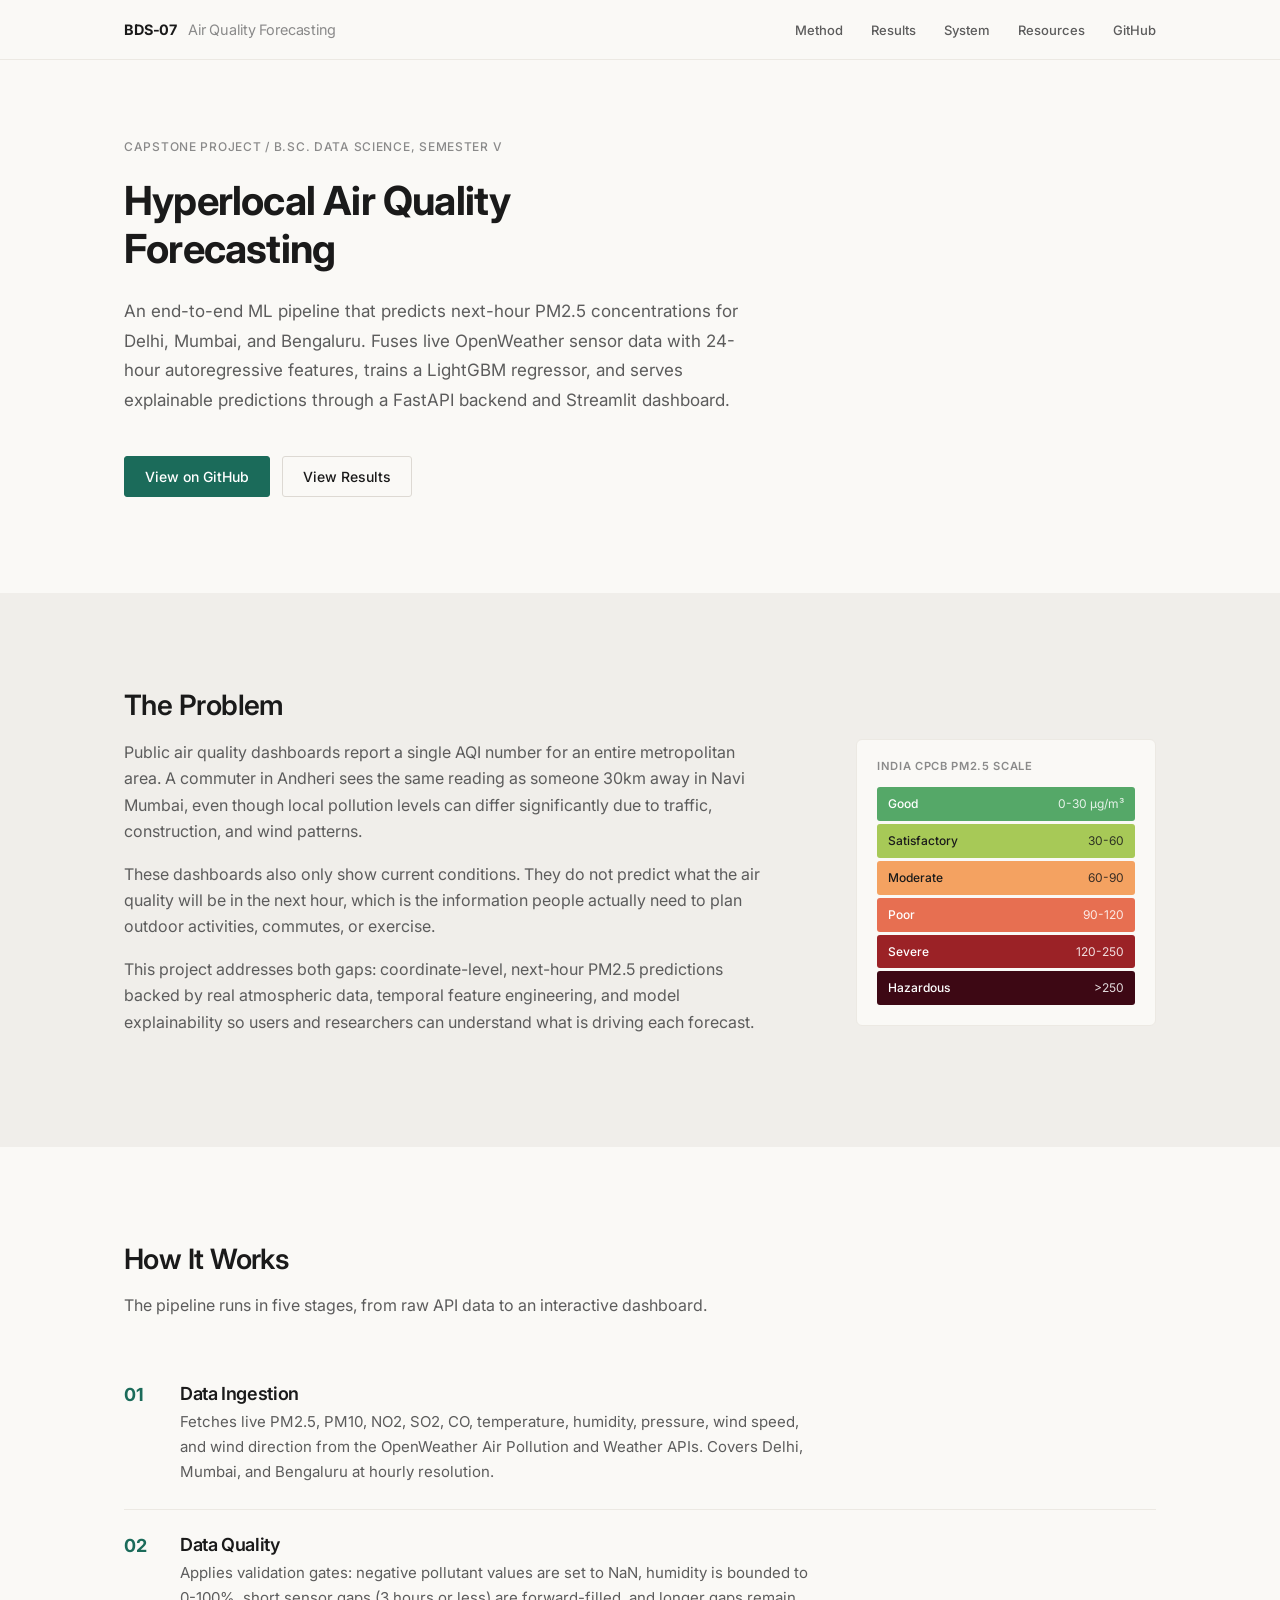
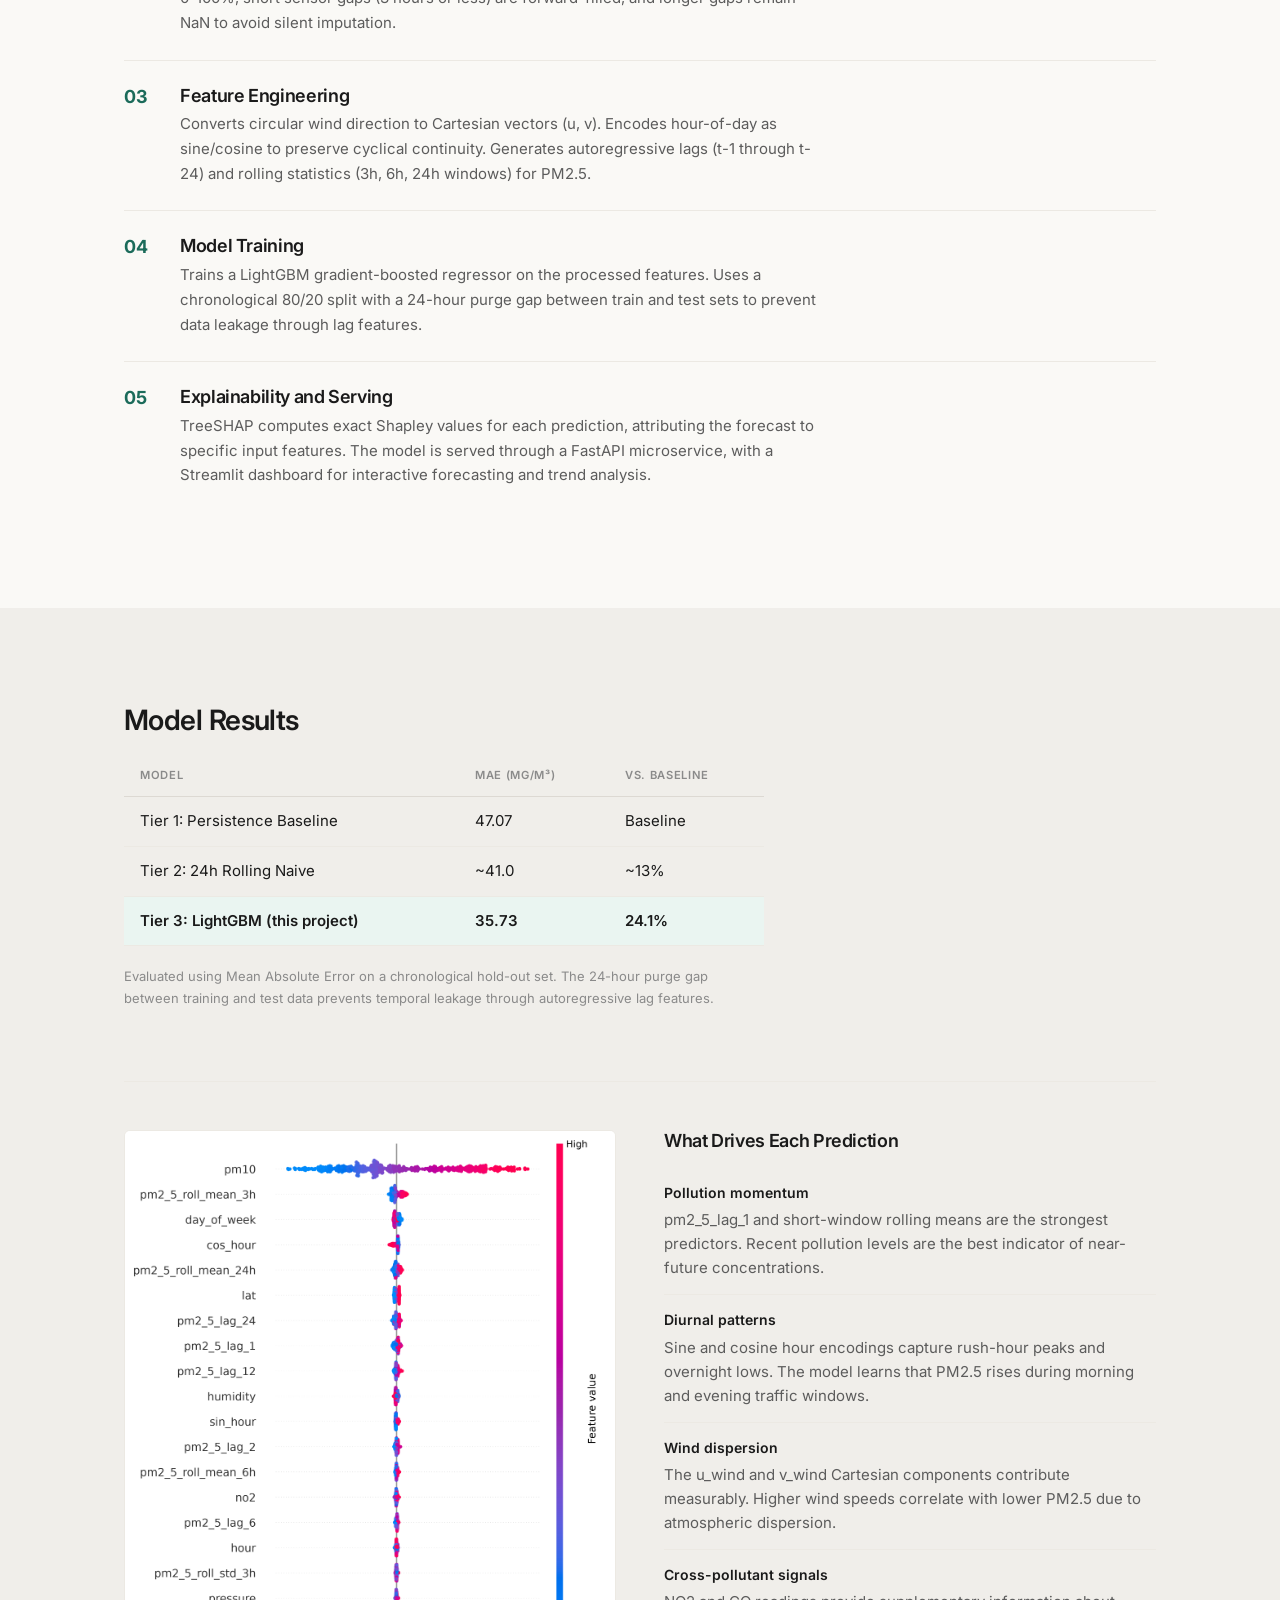
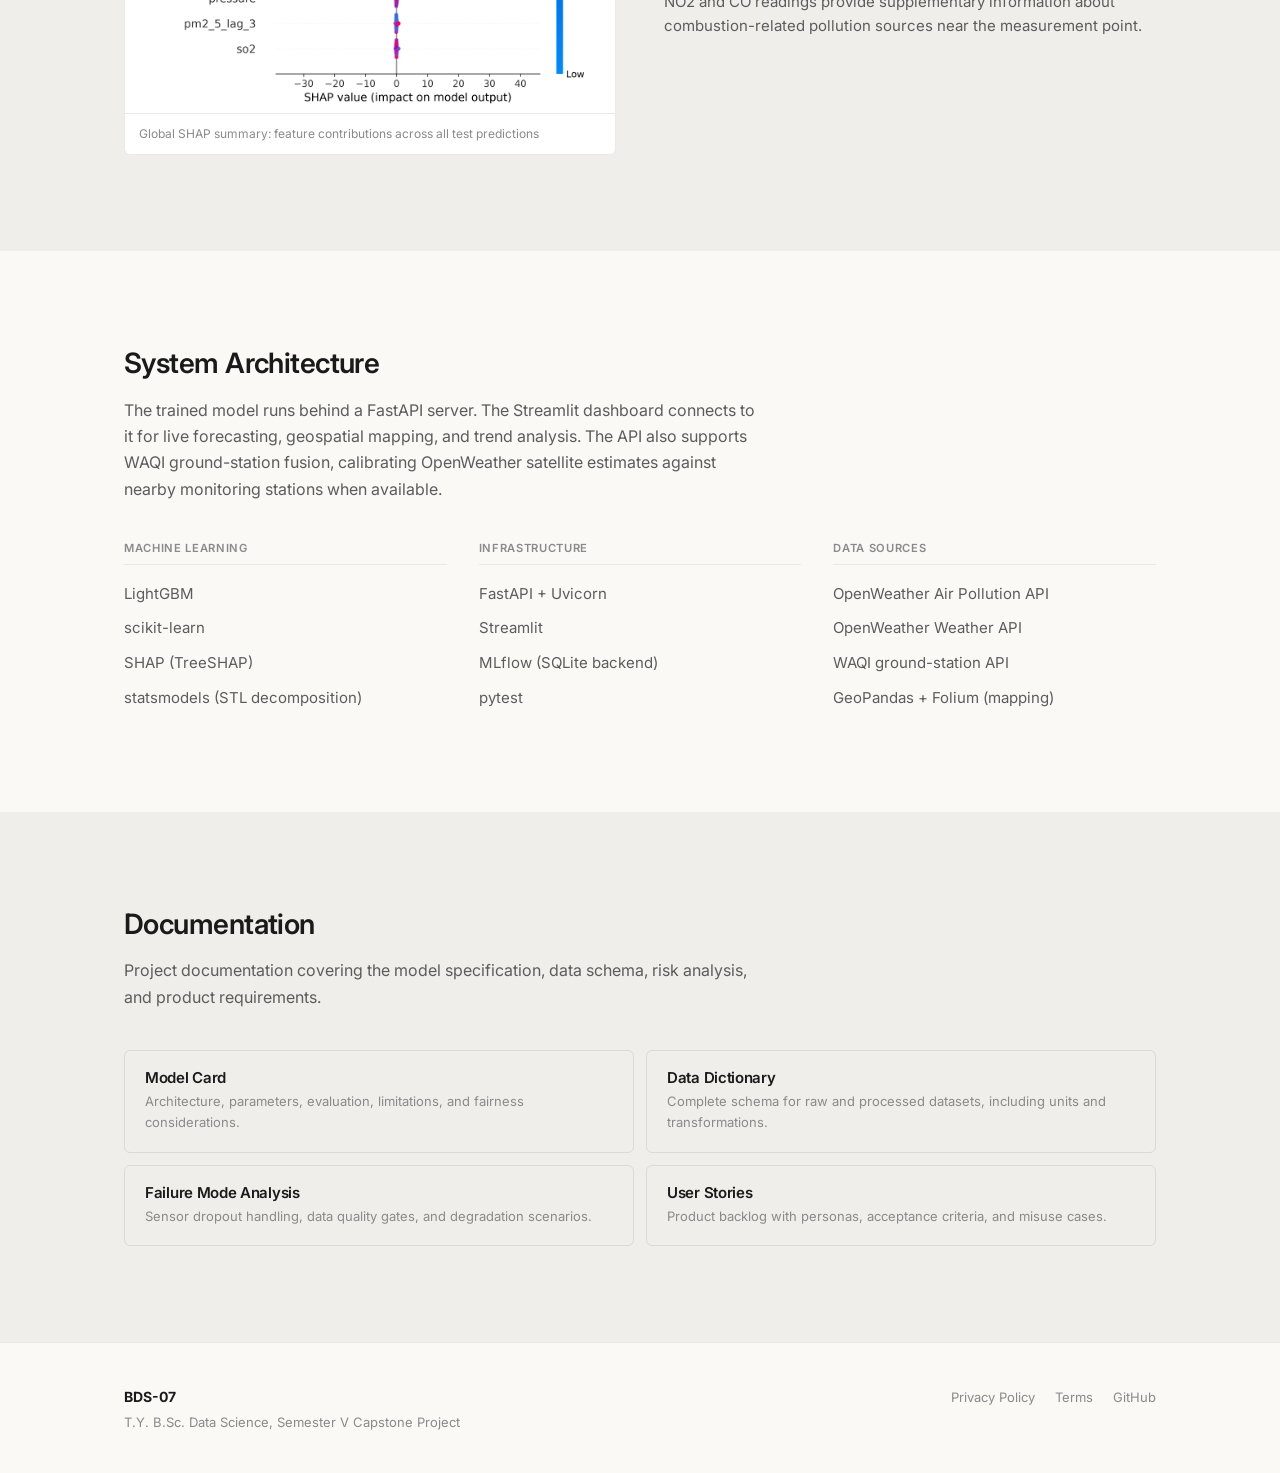
<file: website/index.html>
<!DOCTYPE html>
<html lang="en">
<head>
  <meta charset="UTF-8">
  <meta name="viewport" content="width=device-width, initial-scale=1.0">
  <title>BDS-07 | Hyperlocal Air Quality Forecasting</title>
  <meta name="description" content="An end-to-end ML pipeline that predicts next-hour PM2.5 concentrations for Delhi, Mumbai, and Bengaluru using LightGBM with SHAP explainability.">
  <meta property="og:title" content="BDS-07: Hyperlocal Air Quality Forecasting">
  <meta property="og:description" content="Next-hour PM2.5 predictions for Delhi, Mumbai, and Bengaluru using LightGBM with SHAP explainability.">
  <meta property="og:type" content="website">
  <link rel="icon" type="image/svg+xml" href="data:image/svg+xml,%3Csvg xmlns='http://www.w3.org/2000/svg' viewBox='0 0 32 32'%3E%3Crect width='32' height='32' rx='6' fill='%231b6b5a'/%3E%3Ctext x='16' y='21' text-anchor='middle' fill='white' font-family='sans-serif' font-size='14' font-weight='700'%3EAQ%3C/text%3E%3C/svg%3E">
  <link rel="preconnect" href="https://fonts.googleapis.com">
  <link rel="preconnect" href="https://fonts.gstatic.com" crossorigin>
  <link href="https://fonts.googleapis.com/css2?family=Inter:wght@400;500;600;700&display=swap" rel="stylesheet">
  <link rel="stylesheet" href="style.css">
</head>
<body>

  <header class="site-header">
    <div class="container">
      <a href="#" class="logo">BDS-07 <span>Air Quality Forecasting</span></a>
      <button class="nav-toggle" aria-label="Toggle navigation">
        <svg viewBox="0 0 24 24"><line x1="3" y1="6" x2="21" y2="6"/><line x1="3" y1="12" x2="21" y2="12"/><line x1="3" y1="18" x2="21" y2="18"/></svg>
      </button>
      <nav id="main-nav">
        <ul>
          <li><a href="#method">Method</a></li>
          <li><a href="#results">Results</a></li>
          <li><a href="#system">System</a></li>
          <li><a href="#resources">Resources</a></li>
          <li><a href="https://github.com/shiavmm/Air_quality_capstone" target="_blank" rel="noopener">GitHub</a></li>
        </ul>
      </nav>
    </div>
  </header>

  <main>

    <!-- Intro -->
    <section class="intro" id="overview">
      <div class="container">
        <span class="label">Capstone Project / B.Sc. Data Science, Semester V</span>
        <h1>Hyperlocal Air Quality<br>Forecasting</h1>
        <p class="lead">
          An end-to-end ML pipeline that predicts next-hour PM2.5 concentrations
          for Delhi, Mumbai, and Bengaluru. Fuses live OpenWeather sensor data with
          24-hour autoregressive features, trains a LightGBM regressor, and serves
          explainable predictions through a FastAPI backend and Streamlit dashboard.
        </p>
        <div class="actions">
          <a href="https://github.com/shiavmm/Air_quality_capstone" class="btn btn-primary" target="_blank" rel="noopener">View on GitHub</a>
          <a href="#results" class="btn btn-secondary">View Results</a>
        </div>
      </div>
    </section>

    <!-- Problem -->
    <section class="offset" id="problem">
      <div class="container">
        <h2>The Problem</h2>
        <div class="problem-grid">
          <div>
            <p>
              Public air quality dashboards report a single AQI number for an entire
              metropolitan area. A commuter in Andheri sees the same reading as
              someone 30km away in Navi Mumbai, even though local pollution levels can
              differ significantly due to traffic, construction, and wind patterns.
            </p>
            <p>
              These dashboards also only show current conditions. They do not predict
              what the air quality will be in the next hour, which is the information
              people actually need to plan outdoor activities, commutes, or exercise.
            </p>
            <p>
              This project addresses both gaps: coordinate-level, next-hour PM2.5
              predictions backed by real atmospheric data, temporal feature engineering,
              and model explainability so users and researchers can understand what is
              driving each forecast.
            </p>
          </div>
          <aside class="aqi-scale">
            <h4>India CPCB PM2.5 Scale</h4>
            <div class="aqi-band" style="background: #55a868; color: #fff;">
              <span>Good</span><span class="range">0-30 &#181;g/m&#179;</span>
            </div>
            <div class="aqi-band" style="background: #a7c957; color: #1a1a1a;">
              <span>Satisfactory</span><span class="range">30-60</span>
            </div>
            <div class="aqi-band" style="background: #f4a261; color: #1a1a1a;">
              <span>Moderate</span><span class="range">60-90</span>
            </div>
            <div class="aqi-band" style="background: #e76f51; color: #fff;">
              <span>Poor</span><span class="range">90-120</span>
            </div>
            <div class="aqi-band" style="background: #9b2226; color: #fff;">
              <span>Severe</span><span class="range">120-250</span>
            </div>
            <div class="aqi-band" style="background: #3d0814; color: #fff;">
              <span>Hazardous</span><span class="range">&gt;250</span>
            </div>
          </aside>
        </div>
      </div>
    </section>

    <!-- Method -->
    <section id="method">
      <div class="container">
        <h2>How It Works</h2>
        <p class="section-desc">The pipeline runs in five stages, from raw API data to an interactive dashboard.</p>
        <div class="pipeline-list">
          <div class="pipeline-step">
            <div>
              <h3>Data Ingestion</h3>
              <p>
                Fetches live PM2.5, PM10, NO2, SO2, CO, temperature, humidity, pressure,
                wind speed, and wind direction from the OpenWeather Air Pollution and
                Weather APIs. Covers Delhi, Mumbai, and Bengaluru at hourly resolution.
              </p>
            </div>
          </div>
          <div class="pipeline-step">
            <div>
              <h3>Data Quality</h3>
              <p>
                Applies validation gates: negative pollutant values are set to NaN,
                humidity is bounded to 0-100%, short sensor gaps (3 hours or less) are
                forward-filled, and longer gaps remain NaN to avoid silent imputation.
              </p>
            </div>
          </div>
          <div class="pipeline-step">
            <div>
              <h3>Feature Engineering</h3>
              <p>
                Converts circular wind direction to Cartesian vectors (u, v). Encodes
                hour-of-day as sine/cosine to preserve cyclical continuity. Generates
                autoregressive lags (t-1 through t-24) and rolling statistics (3h, 6h,
                24h windows) for PM2.5.
              </p>
            </div>
          </div>
          <div class="pipeline-step">
            <div>
              <h3>Model Training</h3>
              <p>
                Trains a LightGBM gradient-boosted regressor on the processed features.
                Uses a chronological 80/20 split with a 24-hour purge gap between train
                and test sets to prevent data leakage through lag features.
              </p>
            </div>
          </div>
          <div class="pipeline-step">
            <div>
              <h3>Explainability and Serving</h3>
              <p>
                TreeSHAP computes exact Shapley values for each prediction, attributing
                the forecast to specific input features. The model is served through a
                FastAPI microservice, with a Streamlit dashboard for interactive
                forecasting and trend analysis.
              </p>
            </div>
          </div>
        </div>
      </div>
    </section>

    <!-- Results -->
    <section class="offset" id="results">
      <div class="container">
        <h2>Model Results</h2>
        <table class="results-table">
          <thead>
            <tr>
              <th>Model</th>
              <th>MAE (&#181;g/m&#179;)</th>
              <th>vs. Baseline</th>
            </tr>
          </thead>
          <tbody>
            <tr>
              <td>Tier 1: Persistence Baseline</td>
              <td>47.07</td>
              <td>Baseline</td>
            </tr>
            <tr>
              <td>Tier 2: 24h Rolling Naive</td>
              <td>~41.0</td>
              <td>~13%</td>
            </tr>
            <tr class="highlight">
              <td>Tier 3: LightGBM (this project)</td>
              <td>35.73</td>
              <td>24.1%</td>
            </tr>
          </tbody>
        </table>
        <p class="results-note">
          Evaluated using Mean Absolute Error on a chronological hold-out set.
          The 24-hour purge gap between training and test data prevents temporal
          leakage through autoregressive lag features.
        </p>

        <div class="explainability-grid reveal">
          <figure class="shap-figure">
            <img src="assets/shap_summary.png" alt="SHAP feature importance summary plot showing lag features and temporal variables as top predictors" loading="lazy">
            <figcaption>Global SHAP summary: feature contributions across all test predictions</figcaption>
          </figure>
          <div>
            <h3 style="margin-bottom: 16px;">What Drives Each Prediction</h3>
            <ul class="findings-list">
              <li>
                <strong>Pollution momentum</strong>
                pm2_5_lag_1 and short-window rolling means are the strongest
                predictors. Recent pollution levels are the best indicator of
                near-future concentrations.
              </li>
              <li>
                <strong>Diurnal patterns</strong>
                Sine and cosine hour encodings capture rush-hour peaks and
                overnight lows. The model learns that PM2.5 rises during morning
                and evening traffic windows.
              </li>
              <li>
                <strong>Wind dispersion</strong>
                The u_wind and v_wind Cartesian components contribute measurably.
                Higher wind speeds correlate with lower PM2.5 due to atmospheric
                dispersion.
              </li>
              <li>
                <strong>Cross-pollutant signals</strong>
                NO2 and CO readings provide supplementary information about
                combustion-related pollution sources near the measurement point.
              </li>
            </ul>
          </div>
        </div>
      </div>
    </section>

    <!-- System & Stack -->
    <section id="system">
      <div class="container">
        <h2>System Architecture</h2>
        <p class="section-desc">
          The trained model runs behind a FastAPI server. The Streamlit dashboard
          connects to it for live forecasting, geospatial mapping, and trend analysis.
          The API also supports WAQI ground-station fusion, calibrating OpenWeather
          satellite estimates against nearby monitoring stations when available.
        </p>
        <div class="stack-grid">
          <div class="stack-category">
            <h3>Machine Learning</h3>
            <ul>
              <li>LightGBM</li>
              <li>scikit-learn</li>
              <li>SHAP (TreeSHAP)</li>
              <li>statsmodels (STL decomposition)</li>
            </ul>
          </div>
          <div class="stack-category">
            <h3>Infrastructure</h3>
            <ul>
              <li>FastAPI + Uvicorn</li>
              <li>Streamlit</li>
              <li>MLflow (SQLite backend)</li>
              <li>pytest</li>
            </ul>
          </div>
          <div class="stack-category">
            <h3>Data Sources</h3>
            <ul>
              <li>OpenWeather Air Pollution API</li>
              <li>OpenWeather Weather API</li>
              <li>WAQI ground-station API</li>
              <li>GeoPandas + Folium (mapping)</li>
            </ul>
          </div>
        </div>
      </div>
    </section>

    <!-- Resources -->
    <section class="offset" id="resources">
      <div class="container">
        <h2>Documentation</h2>
        <p class="section-desc">
          Project documentation covering the model specification, data schema,
          risk analysis, and product requirements.
        </p>
        <div class="resources-grid">
          <a href="https://github.com/shiavmm/Air_quality_capstone/blob/main/docs/MODEL_CARD.md" class="resource-link" target="_blank" rel="noopener">
            <h3>Model Card</h3>
            <p>Architecture, parameters, evaluation, limitations, and fairness considerations.</p>
          </a>
          <a href="https://github.com/shiavmm/Air_quality_capstone/blob/main/docs/DATA_DICTIONARY.md" class="resource-link" target="_blank" rel="noopener">
            <h3>Data Dictionary</h3>
            <p>Complete schema for raw and processed datasets, including units and transformations.</p>
          </a>
          <a href="https://github.com/shiavmm/Air_quality_capstone/blob/main/docs/FAILURE_MODE_ANALYSIS.md" class="resource-link" target="_blank" rel="noopener">
            <h3>Failure Mode Analysis</h3>
            <p>Sensor dropout handling, data quality gates, and degradation scenarios.</p>
          </a>
          <a href="https://github.com/shiavmm/Air_quality_capstone/blob/main/docs/USER_STORIES.md" class="resource-link" target="_blank" rel="noopener">
            <h3>User Stories</h3>
            <p>Product backlog with personas, acceptance criteria, and misuse cases.</p>
          </a>
        </div>
      </div>
    </section>

  </main>

  <footer class="site-footer">
    <div class="container footer-inner">
      <div class="footer-left">
        <strong>BDS-07</strong>
        <p>T.Y. B.Sc. Data Science, Semester V Capstone Project</p>
      </div>
      <div class="footer-links">
        <a href="privacy.html">Privacy Policy</a>
        <a href="terms.html">Terms</a>
        <a href="https://github.com/shiavmm/Air_quality_capstone" target="_blank" rel="noopener">GitHub</a>
      </div>
    </div>
  </footer>

  <script src="script.js"></script>
</body>
</html>
</file>
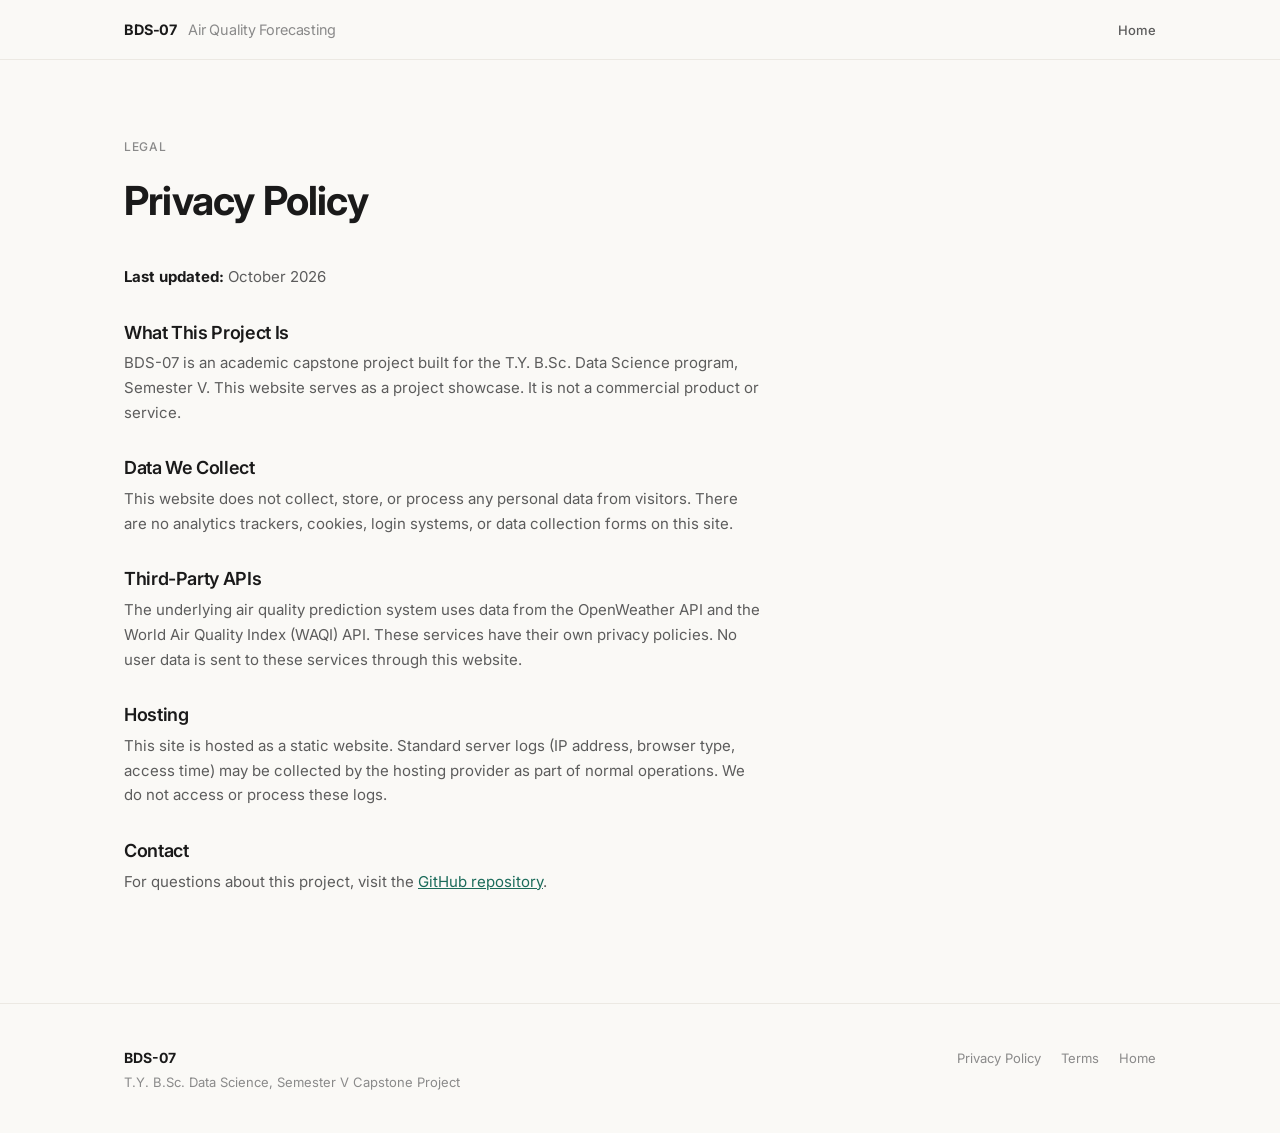
<file: website/privacy.html>
<!DOCTYPE html>
<html lang="en">
<head>
  <meta charset="UTF-8">
  <meta name="viewport" content="width=device-width, initial-scale=1.0">
  <title>Privacy Policy | BDS-07</title>
  <meta name="description" content="Privacy policy for the BDS-07 Hyperlocal Air Quality Forecasting capstone project website.">
  <link rel="icon" type="image/svg+xml" href="data:image/svg+xml,%3Csvg xmlns='http://www.w3.org/2000/svg' viewBox='0 0 32 32'%3E%3Crect width='32' height='32' rx='6' fill='%231b6b5a'/%3E%3Ctext x='16' y='21' text-anchor='middle' fill='white' font-family='sans-serif' font-size='14' font-weight='700'%3EAQ%3C/text%3E%3C/svg%3E">
  <link rel="preconnect" href="https://fonts.googleapis.com">
  <link rel="preconnect" href="https://fonts.gstatic.com" crossorigin>
  <link href="https://fonts.googleapis.com/css2?family=Inter:wght@400;500;600;700&display=swap" rel="stylesheet">
  <link rel="stylesheet" href="style.css">
</head>
<body>

  <header class="site-header">
    <div class="container">
      <a href="index.html" class="logo">BDS-07 <span>Air Quality Forecasting</span></a>
      <nav>
        <ul>
          <li><a href="index.html">Home</a></li>
        </ul>
      </nav>
    </div>
  </header>

  <main>
    <section class="intro">
      <div class="container">
        <span class="label">Legal</span>
        <h1>Privacy Policy</h1>
        <div class="legal-content">
          <p><strong>Last updated:</strong> October 2026</p>

          <h3>What This Project Is</h3>
          <p>
            BDS-07 is an academic capstone project built for the T.Y. B.Sc. Data
            Science program, Semester V. This website serves as a project showcase.
            It is not a commercial product or service.
          </p>

          <h3>Data We Collect</h3>
          <p>
            This website does not collect, store, or process any personal data from
            visitors. There are no analytics trackers, cookies, login systems, or
            data collection forms on this site.
          </p>

          <h3>Third-Party APIs</h3>
          <p>
            The underlying air quality prediction system uses data from the
            OpenWeather API and the World Air Quality Index (WAQI) API. These
            services have their own privacy policies. No user data is sent to these
            services through this website.
          </p>

          <h3>Hosting</h3>
          <p>
            This site is hosted as a static website. Standard server logs (IP
            address, browser type, access time) may be collected by the hosting
            provider as part of normal operations. We do not access or process
            these logs.
          </p>

          <h3>Contact</h3>
          <p>
            For questions about this project, visit the
            <a href="https://github.com/shiavmm/Air_quality_capstone" target="_blank" rel="noopener">GitHub repository</a>.
          </p>
        </div>
      </div>
    </section>
  </main>

  <footer class="site-footer">
    <div class="container footer-inner">
      <div class="footer-left">
        <strong>BDS-07</strong>
        <p>T.Y. B.Sc. Data Science, Semester V Capstone Project</p>
      </div>
      <div class="footer-links">
        <a href="privacy.html">Privacy Policy</a>
        <a href="terms.html">Terms</a>
        <a href="index.html">Home</a>
      </div>
    </div>
  </footer>

</body>
</html>
</file>
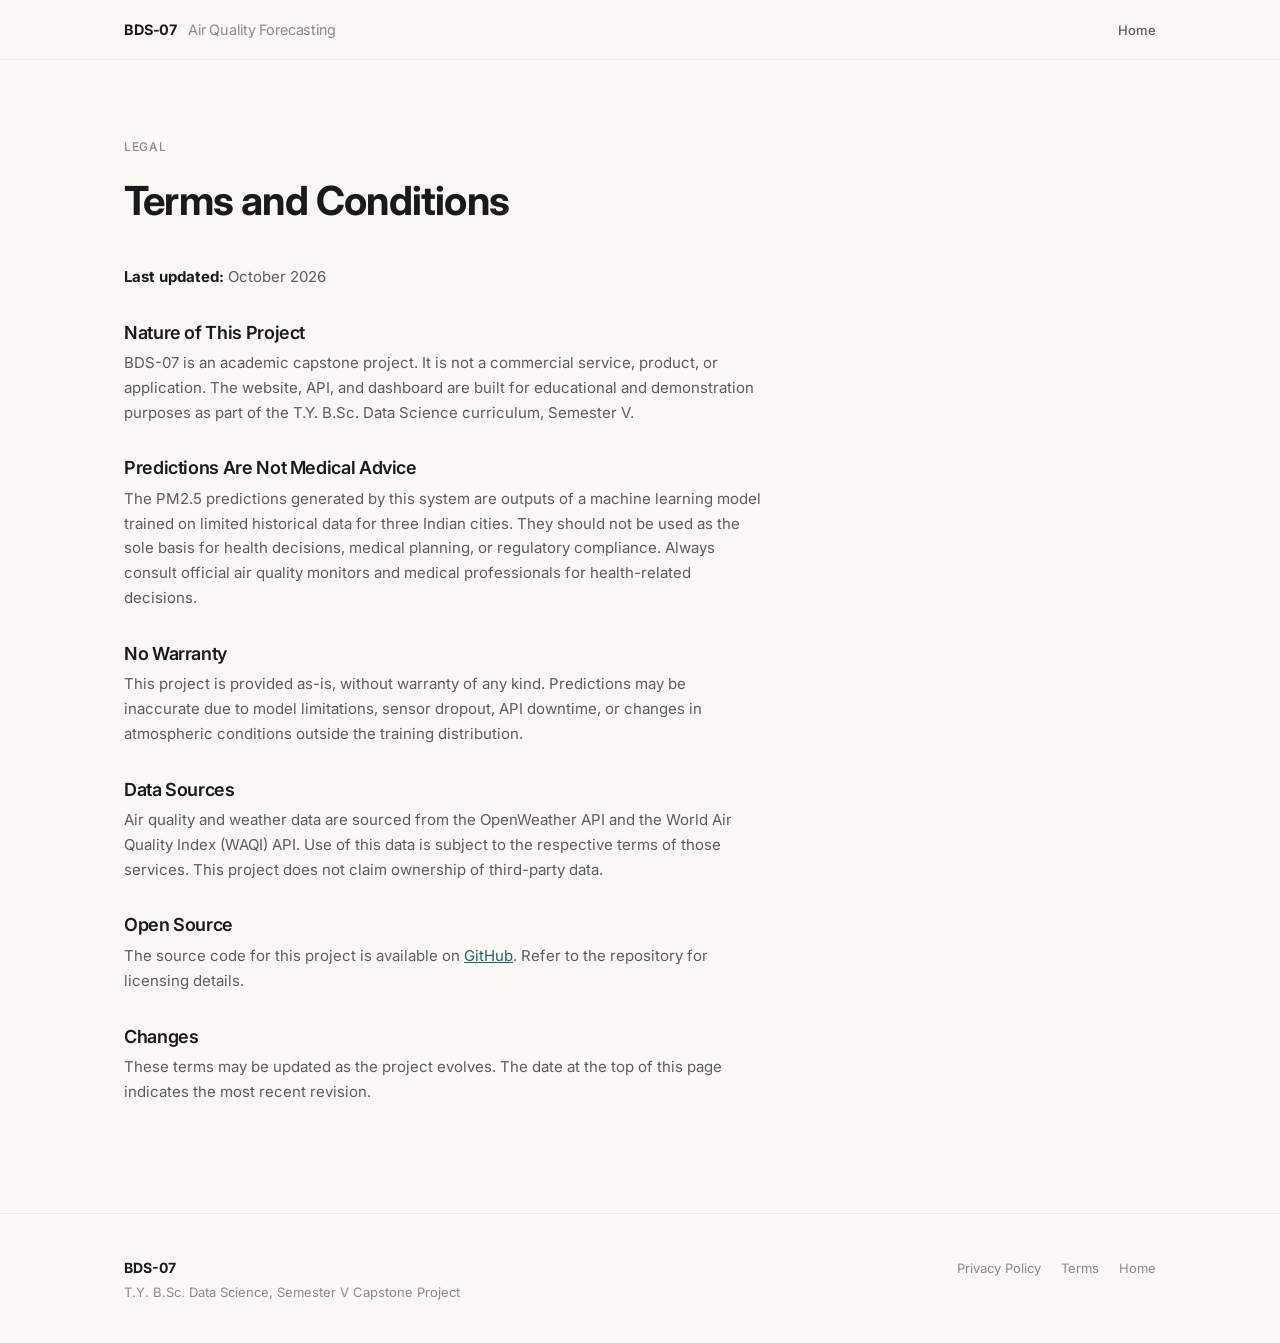
<file: website/terms.html>
<!DOCTYPE html>
<html lang="en">
<head>
  <meta charset="UTF-8">
  <meta name="viewport" content="width=device-width, initial-scale=1.0">
  <title>Terms and Conditions | BDS-07</title>
  <meta name="description" content="Terms and conditions for the BDS-07 Hyperlocal Air Quality Forecasting capstone project website.">
  <link rel="icon" type="image/svg+xml" href="data:image/svg+xml,%3Csvg xmlns='http://www.w3.org/2000/svg' viewBox='0 0 32 32'%3E%3Crect width='32' height='32' rx='6' fill='%231b6b5a'/%3E%3Ctext x='16' y='21' text-anchor='middle' fill='white' font-family='sans-serif' font-size='14' font-weight='700'%3EAQ%3C/text%3E%3C/svg%3E">
  <link rel="preconnect" href="https://fonts.googleapis.com">
  <link rel="preconnect" href="https://fonts.gstatic.com" crossorigin>
  <link href="https://fonts.googleapis.com/css2?family=Inter:wght@400;500;600;700&display=swap" rel="stylesheet">
  <link rel="stylesheet" href="style.css">
</head>
<body>

  <header class="site-header">
    <div class="container">
      <a href="index.html" class="logo">BDS-07 <span>Air Quality Forecasting</span></a>
      <nav>
        <ul>
          <li><a href="index.html">Home</a></li>
        </ul>
      </nav>
    </div>
  </header>

  <main>
    <section class="intro">
      <div class="container">
        <span class="label">Legal</span>
        <h1>Terms and Conditions</h1>
        <div class="legal-content">
          <p><strong>Last updated:</strong> October 2026</p>

          <h3>Nature of This Project</h3>
          <p>
            BDS-07 is an academic capstone project. It is not a commercial service,
            product, or application. The website, API, and dashboard are built for
            educational and demonstration purposes as part of the T.Y. B.Sc. Data
            Science curriculum, Semester V.
          </p>

          <h3>Predictions Are Not Medical Advice</h3>
          <p>
            The PM2.5 predictions generated by this system are outputs of a machine
            learning model trained on limited historical data for three Indian
            cities. They should not be used as the sole basis for health decisions,
            medical planning, or regulatory compliance. Always consult official air
            quality monitors and medical professionals for health-related decisions.
          </p>

          <h3>No Warranty</h3>
          <p>
            This project is provided as-is, without warranty of any kind.
            Predictions may be inaccurate due to model limitations, sensor dropout,
            API downtime, or changes in atmospheric conditions outside the training
            distribution.
          </p>

          <h3>Data Sources</h3>
          <p>
            Air quality and weather data are sourced from the OpenWeather API and
            the World Air Quality Index (WAQI) API. Use of this data is subject to
            the respective terms of those services. This project does not claim
            ownership of third-party data.
          </p>

          <h3>Open Source</h3>
          <p>
            The source code for this project is available on
            <a href="https://github.com/shiavmm/Air_quality_capstone" target="_blank" rel="noopener">GitHub</a>.
            Refer to the repository for licensing details.
          </p>

          <h3>Changes</h3>
          <p>
            These terms may be updated as the project evolves. The date at the top
            of this page indicates the most recent revision.
          </p>
        </div>
      </div>
    </section>
  </main>

  <footer class="site-footer">
    <div class="container footer-inner">
      <div class="footer-left">
        <strong>BDS-07</strong>
        <p>T.Y. B.Sc. Data Science, Semester V Capstone Project</p>
      </div>
      <div class="footer-links">
        <a href="privacy.html">Privacy Policy</a>
        <a href="terms.html">Terms</a>
        <a href="index.html">Home</a>
      </div>
    </div>
  </footer>

</body>
</html>
</file>
<file: website/style.css>
/* BDS-07 Air Quality Project Website */

/* --- Reset --- */
*, *::before, *::after {
  box-sizing: border-box;
  margin: 0;
  padding: 0;
}

:root {
  --bg: #faf9f6;
  --bg-offset: #f0eeea;
  --text: #1a1a1a;
  --text-muted: #5c5c5c;
  --text-faint: #8a8a8a;
  --accent: #1b6b5a;
  --accent-dark: #155a4a;
  --accent-bg: #eaf5f1;
  --border: #ddd9d3;
  --border-light: #ece9e3;
  --radius-sm: 3px;
  --radius: 6px;
  --max-w: 1080px;
  --header-h: 60px;
  --section-py: 96px;
}

html {
  font-size: 16px;
  scroll-behavior: smooth;
  -webkit-font-smoothing: antialiased;
  -moz-osx-font-smoothing: grayscale;
  scroll-padding-top: calc(var(--header-h) + 24px);
}

body {
  font-family: 'Inter', -apple-system, BlinkMacSystemFont, 'Segoe UI', Roboto, sans-serif;
  background: var(--bg);
  color: var(--text);
  line-height: 1.65;
  overflow-x: hidden;
}

img {
  max-width: 100%;
  height: auto;
  display: block;
}

a {
  color: var(--accent);
  text-decoration: none;
  transition: color 0.15s;
}

a:hover {
  color: var(--accent-dark);
}


/* --- Typography --- */

h1, h2, h3, h4 {
  line-height: 1.2;
  letter-spacing: -0.02em;
  color: var(--text);
}

h1 {
  font-size: 2.5rem;
  font-weight: 700;
}

h2 {
  font-size: 1.75rem;
  font-weight: 600;
  margin-bottom: 16px;
}

h3 {
  font-size: 1.125rem;
  font-weight: 600;
}

p {
  max-width: 640px;
}


/* --- Layout --- */

.container {
  max-width: var(--max-w);
  margin: 0 auto;
  padding: 0 24px;
}

section {
  padding: var(--section-py) 0;
}

section.offset {
  background: var(--bg-offset);
}

.section-desc {
  margin-bottom: 40px;
  color: var(--text-muted);
}


/* --- Header --- */

.site-header {
  position: fixed;
  top: 0;
  left: 0;
  right: 0;
  height: var(--header-h);
  background: rgba(250, 249, 246, 0.92);
  backdrop-filter: blur(8px);
  -webkit-backdrop-filter: blur(8px);
  border-bottom: 1px solid var(--border-light);
  z-index: 100;
  display: flex;
  align-items: center;
}

.site-header .container {
  display: flex;
  align-items: center;
  justify-content: space-between;
  width: 100%;
}

.logo {
  font-size: 0.9rem;
  font-weight: 700;
  color: var(--text);
  letter-spacing: -0.01em;
}

.logo span {
  color: var(--text-faint);
  font-weight: 400;
  margin-left: 8px;
}

.logo:hover {
  text-decoration: none;
  color: var(--text);
}

nav ul {
  display: flex;
  list-style: none;
  gap: 28px;
  align-items: center;
}

nav a {
  font-size: 0.8125rem;
  font-weight: 500;
  color: var(--text-muted);
}

nav a:hover {
  color: var(--text);
  text-decoration: none;
}

.nav-toggle {
  display: none;
  background: none;
  border: none;
  cursor: pointer;
  padding: 4px;
  line-height: 0;
}

.nav-toggle svg {
  width: 22px;
  height: 22px;
  stroke: var(--text);
  stroke-width: 2;
  fill: none;
  stroke-linecap: round;
}


/* --- Buttons --- */

.btn {
  display: inline-flex;
  align-items: center;
  gap: 8px;
  padding: 10px 20px;
  font-size: 0.875rem;
  font-weight: 500;
  font-family: inherit;
  border-radius: var(--radius-sm);
  border: 1px solid transparent;
  cursor: pointer;
  transition: background 0.15s, border-color 0.15s, color 0.15s;
  line-height: 1.4;
}

.btn-primary {
  background: var(--accent);
  color: #fff;
  border-color: var(--accent);
}

.btn-primary:hover {
  background: var(--accent-dark);
  border-color: var(--accent-dark);
  color: #fff;
  text-decoration: none;
}

.btn-secondary {
  background: transparent;
  color: var(--text);
  border-color: var(--border);
}

.btn-secondary:hover {
  border-color: var(--text-muted);
  text-decoration: none;
}


/* --- Intro Section --- */

.intro {
  padding-top: calc(var(--header-h) + 72px);
  padding-bottom: var(--section-py);
}

.intro .label {
  display: inline-block;
  font-size: 0.75rem;
  font-weight: 500;
  color: var(--text-faint);
  letter-spacing: 0.06em;
  text-transform: uppercase;
  margin-bottom: 20px;
}

.intro h1 {
  margin-bottom: 24px;
  max-width: 720px;
}

.intro .lead {
  font-size: 1.0625rem;
  color: var(--text-muted);
  max-width: 640px;
  margin-bottom: 40px;
  line-height: 1.75;
}

.intro .actions {
  display: flex;
  gap: 12px;
  flex-wrap: wrap;
}


/* --- Problem Section --- */

.problem-grid {
  display: grid;
  grid-template-columns: 1fr 300px;
  gap: 56px;
  align-items: start;
}

.problem-grid p {
  margin-bottom: 16px;
  color: var(--text-muted);
}

.aqi-scale {
  padding: 20px;
  background: var(--bg);
  border: 1px solid var(--border-light);
  border-radius: var(--radius);
}

.aqi-scale h4 {
  font-size: 0.7rem;
  font-weight: 600;
  text-transform: uppercase;
  letter-spacing: 0.06em;
  color: var(--text-faint);
  margin-bottom: 14px;
}

.aqi-band {
  display: flex;
  justify-content: space-between;
  align-items: center;
  padding: 7px 11px;
  font-size: 0.75rem;
  font-weight: 500;
  border-radius: 3px;
  margin-bottom: 3px;
}

.aqi-band:last-child {
  margin-bottom: 0;
}

.aqi-band .range {
  font-weight: 400;
  opacity: 0.85;
}


/* --- Pipeline Section --- */

.pipeline-list {
  counter-reset: step;
}

.pipeline-step {
  counter-increment: step;
  display: grid;
  grid-template-columns: 40px 1fr;
  gap: 16px;
  padding: 24px 0;
  border-bottom: 1px solid var(--border-light);
}

.pipeline-step:last-child {
  border-bottom: none;
}

.pipeline-step::before {
  content: counter(step, decimal-leading-zero);
  font-size: 1.125rem;
  font-weight: 700;
  color: var(--accent);
  line-height: 1.35;
}

.pipeline-step h3 {
  margin-bottom: 6px;
}

.pipeline-step p {
  font-size: 0.9375rem;
  color: var(--text-muted);
}


/* --- Results Section --- */

.results-table {
  width: 100%;
  max-width: 640px;
  border-collapse: collapse;
  font-size: 0.9375rem;
  margin-bottom: 20px;
}

.results-table th,
.results-table td {
  text-align: left;
  padding: 12px 16px;
  border-bottom: 1px solid var(--border-light);
}

.results-table th {
  font-size: 0.7rem;
  font-weight: 600;
  text-transform: uppercase;
  letter-spacing: 0.06em;
  color: var(--text-faint);
  border-bottom-color: var(--border);
}

.results-table tr.highlight td {
  font-weight: 600;
  background: var(--accent-bg);
}

.results-note {
  font-size: 0.8125rem;
  color: var(--text-faint);
  max-width: 640px;
}


/* --- Explainability --- */

.explainability-grid {
  display: grid;
  grid-template-columns: 1fr 1fr;
  gap: 48px;
  align-items: start;
  margin-top: 72px;
  padding-top: 48px;
  border-top: 1px solid var(--border-light);
}

.shap-figure {
  border: 1px solid var(--border-light);
  border-radius: var(--radius);
  overflow: hidden;
  background: #fff;
}

.shap-figure img {
  width: 100%;
}

.shap-figure figcaption {
  font-size: 0.75rem;
  color: var(--text-faint);
  padding: 10px 14px;
  border-top: 1px solid var(--border-light);
}

.findings-list {
  list-style: none;
}

.findings-list li {
  padding: 14px 0;
  border-bottom: 1px solid var(--border-light);
  font-size: 0.9375rem;
  color: var(--text-muted);
  line-height: 1.6;
}

.findings-list li:last-child {
  border-bottom: none;
}

.findings-list strong {
  display: block;
  color: var(--text);
  font-weight: 600;
  margin-bottom: 4px;
  font-size: 0.875rem;
}


/* --- Tech Stack --- */

.stack-grid {
  display: grid;
  grid-template-columns: repeat(3, 1fr);
  gap: 32px;
  margin-top: 36px;
}

.stack-category h3 {
  font-size: 0.7rem;
  font-weight: 600;
  text-transform: uppercase;
  letter-spacing: 0.06em;
  color: var(--text-faint);
  margin-bottom: 12px;
  padding-bottom: 8px;
  border-bottom: 1px solid var(--border-light);
}

.stack-category ul {
  list-style: none;
}

.stack-category li {
  padding: 5px 0;
  font-size: 0.9375rem;
  color: var(--text-muted);
}


/* --- Resources --- */

.resources-grid {
  display: grid;
  grid-template-columns: 1fr 1fr;
  gap: 12px;
}

.resource-link {
  display: block;
  padding: 18px 20px;
  border: 1px solid var(--border);
  border-radius: var(--radius);
  transition: border-color 0.15s, background 0.15s;
}

.resource-link:hover {
  border-color: var(--accent);
  background: var(--accent-bg);
  text-decoration: none;
}

.resource-link h3 {
  font-size: 0.9375rem;
  margin-bottom: 4px;
  color: var(--text);
}

.resource-link p {
  font-size: 0.8125rem;
  color: var(--text-faint);
  margin: 0;
}


/* --- Footer --- */

.site-footer {
  padding: 40px 0;
  border-top: 1px solid var(--border-light);
}

.footer-inner {
  display: flex;
  justify-content: space-between;
  align-items: baseline;
  gap: 24px;
  flex-wrap: wrap;
}

.footer-left p {
  font-size: 0.8125rem;
  color: var(--text-faint);
  margin-top: 2px;
}

.footer-left strong {
  font-size: 0.875rem;
}

.footer-links {
  display: flex;
  gap: 20px;
}

.footer-links a {
  font-size: 0.8125rem;
  color: var(--text-faint);
}

.footer-links a:hover {
  color: var(--text);
}


/* --- Legal Pages --- */

.legal-content {
  margin-top: 40px;
  max-width: 640px;
}

.legal-content h3 {
  margin-top: 32px;
  margin-bottom: 8px;
}

.legal-content p {
  margin-bottom: 12px;
  font-size: 0.9375rem;
  color: var(--text-muted);
}

.legal-content p strong {
  color: var(--text);
}

.legal-content a {
  text-decoration: underline;
}


/* --- Reveal Animation --- */

.reveal {
  opacity: 0;
  transform: translateY(12px);
  transition: opacity 0.45s ease, transform 0.45s ease;
}

.reveal.visible {
  opacity: 1;
  transform: translateY(0);
}


/* --- Responsive --- */

@media (max-width: 768px) {
  :root {
    --section-py: 64px;
  }

  h1 { font-size: 1.875rem; }
  h2 { font-size: 1.375rem; }

  .nav-toggle { display: block; }

  nav {
    position: fixed;
    top: var(--header-h);
    left: 0;
    right: 0;
    background: rgba(250, 249, 246, 0.97);
    backdrop-filter: blur(8px);
    -webkit-backdrop-filter: blur(8px);
    border-bottom: 1px solid var(--border-light);
    padding: 16px 24px;
    transform: translateY(-110%);
    opacity: 0;
    pointer-events: none;
    transition: transform 0.2s ease, opacity 0.2s ease;
    z-index: 99;
  }

  nav.open {
    transform: translateY(0);
    opacity: 1;
    pointer-events: all;
  }

  nav ul {
    flex-direction: column;
    gap: 14px;
  }

  .problem-grid { grid-template-columns: 1fr; gap: 32px; }
  .explainability-grid { grid-template-columns: 1fr; gap: 32px; }
  .stack-grid { grid-template-columns: 1fr; gap: 20px; }
  .resources-grid { grid-template-columns: 1fr; }

  .intro .actions { flex-direction: column; }
  .btn { justify-content: center; }
}

@media (max-width: 480px) {
  h1 { font-size: 1.5rem; }

  .container { padding: 0 16px; }

  .intro {
    padding-top: calc(var(--header-h) + 48px);
  }
}
</file>
